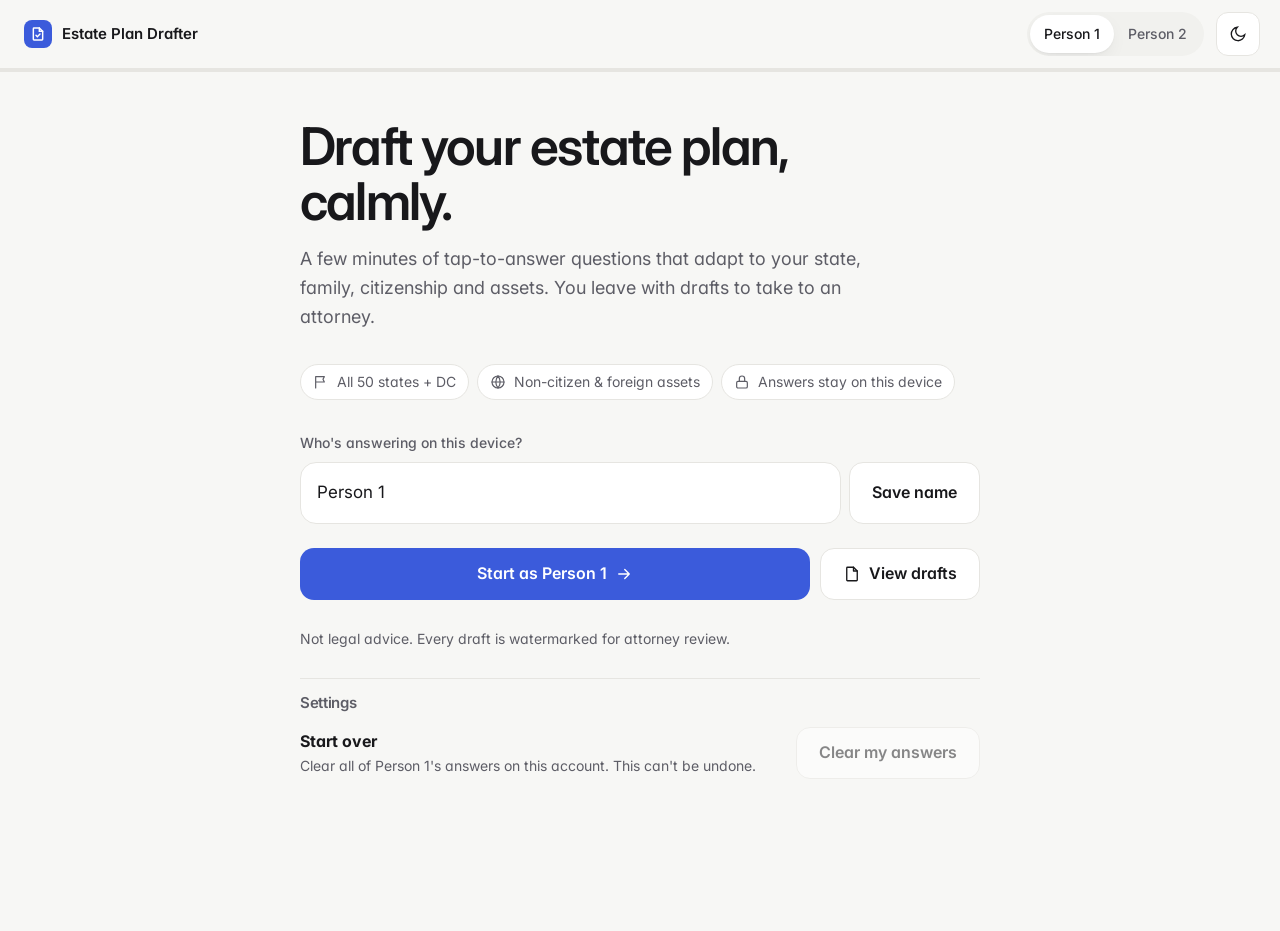
<file: index.html>
<!doctype html><html lang="en"><head><meta charset="utf-8"><meta name="viewport" content="width=device-width,initial-scale=1,viewport-fit=cover">
<title>Estate Plan Drafter (preview)</title><link rel="icon" href="data:,"><meta name="robots" content="noindex">
<link href="https://fonts.googleapis.com/css2?family=Inter:wght@400;500;600&display=swap" rel="stylesheet"><link rel="stylesheet" href="style.css"></head><body>
<header class="top"><button class="brand" id="homeBtn" aria-label="Home"><span class="logo"><svg width="16" height="16" viewBox="0 0 24 24" fill="none" stroke="currentColor" stroke-width="2.2" stroke-linecap="round"><path d="M14 3H6a1 1 0 0 0-1 1v16a1 1 0 0 0 1 1h12a1 1 0 0 0 1-1V8z"/><path d="M14 3v5h5M9 14l2 2 4-4"/></svg></span><span>Estate Plan Drafter</span></button><div class="who" id="who" aria-label="Who is answering"></div><button class="icon-btn" id="theme" aria-label="Toggle dark mode"><svg width="18" height="18" viewBox="0 0 24 24" fill="none" stroke="currentColor" stroke-width="1.8"><path d="M21 13A9 9 0 1 1 11 3a7 7 0 0 0 10 10z"/></svg></button></header>
<div class="bar"><div id="barFill"></div></div><main id="app"></main>
<script src="js/storage.js"></script><script src="js/flow.js"></script><script src="js/templates.js"></script><script src="js/app.js"></script></body></html>
</file>
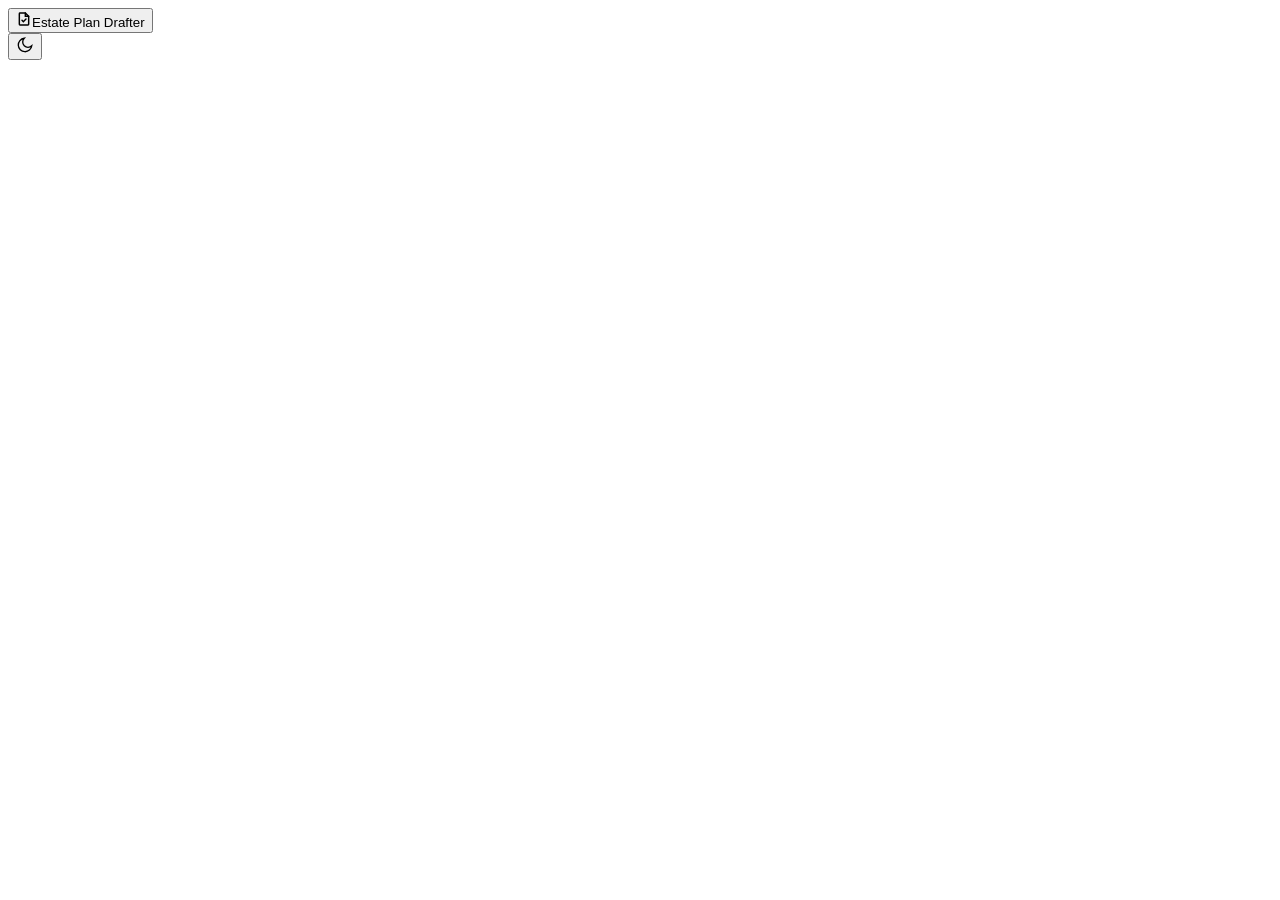
<file: apps-script/Index.html>
<!doctype html><html lang="en"><head><meta charset="utf-8"><meta name="viewport" content="width=device-width,initial-scale=1,viewport-fit=cover">
<title>Estate Plan Drafter (preview)</title><link rel="icon" href="data:,"><meta name="robots" content="noindex">
<link href="https://fonts.googleapis.com/css2?family=Inter:wght@400;500;600&display=swap" rel="stylesheet"><?!= include('Styles') ?></head><body>
<header class="top"><button class="brand" id="homeBtn" aria-label="Home"><span class="logo"><svg width="16" height="16" viewBox="0 0 24 24" fill="none" stroke="currentColor" stroke-width="2.2" stroke-linecap="round"><path d="M14 3H6a1 1 0 0 0-1 1v16a1 1 0 0 0 1 1h12a1 1 0 0 0 1-1V8z"/><path d="M14 3v5h5M9 14l2 2 4-4"/></svg></span><span>Estate Plan Drafter</span></button><div class="who" id="who" aria-label="Who is answering"></div><button class="icon-btn" id="theme" aria-label="Toggle dark mode"><svg width="18" height="18" viewBox="0 0 24 24" fill="none" stroke="currentColor" stroke-width="1.8"><path d="M21 13A9 9 0 1 1 11 3a7 7 0 0 0 10 10z"/></svg></button></header>
<div class="bar"><div id="barFill"></div></div><main id="app"></main>
<?!= include('Data') ?><?!= include('Storage') ?><?!= include('Flow') ?><?!= include('Templates') ?><?!= include('App') ?></body></html>
</file>
<file: style.css>
:root{color-scheme:light dark;--bg:#f7f7f5;--surface:#ffffff;--surface2:#f1f1ee;--ink:#18181b;--mute:#5d5d66;--line:#e6e5e1;--acc:#3b5bdb;--acc-ink:#fff;--acc-soft:#eef1fd;--warm:#9a5b13;--warm-soft:#fbf3e7;--r:16px;--sh:0 1px 2px rgba(24,24,27,.04),0 6px 20px -6px rgba(24,24,27,.10);--ease:cubic-bezier(.2,.7,.2,1)}
@media (prefers-color-scheme:dark){:root{--bg:#0f1013;--surface:#17181c;--surface2:#1e2025;--ink:#ececef;--mute:#a0a1aa;--line:#2a2c33;--acc:#7b93ff;--acc-ink:#0f1013;--acc-soft:#1c2340;--warm:#f0b46a;--warm-soft:#2a2118;--sh:0 1px 2px rgba(0,0,0,.3),0 10px 30px -10px rgba(0,0,0,.6)}}
:root[data-theme=light]{color-scheme:light}:root[data-theme=dark]{color-scheme:dark;--bg:#0f1013;--surface:#17181c;--surface2:#1e2025;--ink:#ececef;--mute:#a0a1aa;--line:#2a2c33;--acc:#7b93ff;--acc-ink:#0f1013;--acc-soft:#1c2340;--warm:#f0b46a;--warm-soft:#2a2118;--sh:0 1px 2px rgba(0,0,0,.3),0 10px 30px -10px rgba(0,0,0,.6)}
*{box-sizing:border-box}body{margin:0;background:var(--bg);color:var(--ink);font:16px/1.6 Inter,system-ui,sans-serif;-webkit-font-smoothing:antialiased;min-height:100dvh;font-feature-settings:"cv11","ss01"}
::selection{background:var(--acc-soft)}button{font:inherit;color:inherit;cursor:pointer}
:focus-visible{outline:2px solid var(--acc);outline-offset:3px;border-radius:12px}
h1,h2,h3{margin:0;letter-spacing:-.022em;font-weight:600}
.top{position:sticky;top:0;z-index:5;display:flex;align-items:center;gap:12px;padding:12px 20px;background:color-mix(in srgb,var(--bg) 85%,transparent);backdrop-filter:saturate(1.4) blur(12px);border-bottom:1px solid var(--line)}
.brand{display:flex;gap:10px;align-items:center;border:0;background:none;font-weight:600;font-size:15px;min-height:44px;padding:0 4px;margin-right:auto}
.brand .logo{width:28px;height:28px;border-radius:8px;background:var(--acc);color:var(--acc-ink);display:grid;place-items:center}
.who{display:flex;background:var(--surface2);border-radius:999px;padding:3px}
.who button{border:0;background:none;border-radius:999px;padding:6px 14px;min-height:38px;font-size:14px;font-weight:500;color:var(--mute);transition:.2s var(--ease)}
.who button[aria-selected=true]{background:var(--surface);color:var(--ink);box-shadow:var(--sh)}
.icon-btn{border:1px solid var(--line);background:var(--surface);border-radius:12px;width:44px;height:44px;display:grid;place-items:center}
.bar{height:3px;background:var(--line)}#barFill{height:100%;width:0;background:var(--acc);border-radius:0 3px 3px 0;transition:width .5s var(--ease)}
main{max-width:720px;margin:0 auto;padding:48px 20px 140px}
.hero h1{font-size:clamp(34px,6vw,52px);line-height:1.05;letter-spacing:-.035em;margin-bottom:16px}
.lead{color:var(--mute);font-size:18px;max-width:52ch;margin:0 0 32px}
.feat{display:flex;flex-wrap:wrap;gap:8px;margin:0 0 32px;padding:0;list-style:none}.feat li{display:flex;gap:8px;align-items:center;font-size:14px;color:var(--mute);background:var(--surface);border:1px solid var(--line);border-radius:999px;padding:6px 12px}
.card{background:var(--surface);border:1px solid var(--line);border-radius:24px;box-shadow:var(--sh);padding:32px 28px}
.meta{display:flex;justify-content:space-between;font-size:13px;color:var(--mute);margin-bottom:20px;font-variant-numeric:tabular-nums}.meta b{color:var(--acc);font-weight:600}
.q{font-size:clamp(24px,4.2vw,32px);line-height:1.2;margin-bottom:14px}
.why{display:flex;gap:10px;color:var(--mute);font-size:15px;margin:0 0 28px;max-width:60ch}.why svg{flex:none;margin-top:3px;color:var(--acc)}
.opts{display:grid;gap:10px;grid-template-columns:1fr}@media(min-width:620px){.opts{grid-template-columns:1fr 1fr}}
.opt{display:flex;align-items:center;gap:14px;text-align:left;min-height:64px;padding:14px 16px;border:1.5px solid var(--line);background:var(--surface);border-radius:var(--r);font-weight:500;transition:border-color .18s,background .18s,transform .12s var(--ease),box-shadow .18s}
.opt:hover{border-color:color-mix(in srgb,var(--acc) 45%,var(--line));box-shadow:var(--sh)}.opt:active{transform:scale(.985)}
.opt .ic{flex:none;width:36px;height:36px;border-radius:10px;background:var(--surface2);display:grid;place-items:center;color:var(--mute);transition:.18s}
.opt kbd{margin-left:auto;font:500 12px Inter;color:var(--mute);border:1px solid var(--line);border-radius:6px;padding:1px 6px}
.opt[aria-pressed=true]{border-color:var(--acc);background:var(--acc-soft)}.opt[aria-pressed=true] .ic{background:var(--acc);color:var(--acc-ink)}
input[type=text],select{width:100%;font:inherit;font-size:17px;padding:16px;border:1.5px solid var(--line);border-radius:var(--r);background:var(--surface);color:var(--ink);caret-color:var(--acc);transition:border-color .18s}
input:focus,select:focus{outline:none;border-color:var(--acc);box-shadow:0 0 0 4px var(--acc-soft)}
.actions{display:flex;flex-wrap:wrap;gap:10px;margin-top:20px}
.btn{border:0;border-radius:14px;min-height:52px;padding:0 22px;font-weight:600;background:var(--acc);color:var(--acc-ink);display:inline-flex;align-items:center;justify-content:center;gap:8px;transition:transform .12s var(--ease),filter .18s}
.btn:hover{filter:brightness(1.08)}.btn:active{transform:scale(.98)}.btn.ghost{background:var(--surface);color:var(--ink);border:1px solid var(--line)}.btn.grow{flex:1}
.hint{font-size:13px;color:var(--mute);margin-top:16px;text-align:center}.hint kbd{border:1px solid var(--line);border-radius:5px;padding:0 5px;font:inherit}
.notice{font-size:14px;color:var(--mute);margin-top:28px}
.tag{display:inline-block;font-size:12px;font-weight:600;background:var(--warm-soft);color:var(--warm);border-radius:999px;padding:3px 10px;margin-right:8px}
.flag{padding:14px 0;border-top:1px solid var(--line)}.flag:first-of-type{border:0}
.doc{background:var(--surface);border:1px solid var(--line);border-radius:20px;padding:28px;margin:16px 0;position:relative;overflow:hidden;box-shadow:var(--sh)}
.doc h2{font-size:22px;margin-bottom:8px}.doc h3{font-size:15px;margin:18px 0 4px}.doc p{margin:4px 0;max-width:65ch}
.doc::after{content:"DRAFT – for attorney review, not legal advice";position:absolute;left:-10%;right:-10%;top:45%;transform:rotate(-14deg);text-align:center;font:700 24px Inter;color:color-mix(in srgb,var(--warm) 18%,transparent);pointer-events:none}
.wm{font-size:12px;color:var(--warm);font-weight:600;letter-spacing:.02em}
.enter{animation:enter .38s var(--ease)}@keyframes enter{from{opacity:0;transform:translateY(10px)}}
.leave{animation:leave .16s ease-in forwards}@keyframes leave{to{opacity:0;transform:translateY(-6px)}}
@media (prefers-reduced-motion:reduce){*{animation:none!important;transition:none!important}}
@media (max-width:480px){main{padding-top:28px}.card{padding:24px 18px;border-radius:20px}.brand span{display:none}.opt kbd{display:none}}
@media print{.top,.bar,.actions,.hint{display:none!important}body{background:#fff;color:#000}.doc{box-shadow:none;break-inside:avoid}}
@media (max-width:480px){.hero .actions{flex-direction:column}.hero .btn{width:100%}.flag p{font-size:15px}}
.namer{margin:0 0 24px}.namer label{display:block;font-size:14px;font-weight:500;color:var(--mute);margin-bottom:8px}.namer div{display:flex;gap:8px}.namer input{flex:1;min-width:0}
#toast{position:fixed;left:50%;bottom:28px;transform:translate(-50%,16px);opacity:0;background:var(--ink);color:var(--bg);padding:12px 18px;border-radius:12px;transition:.25s var(--ease);pointer-events:none;z-index:9;max-width:90vw}#toast.on{opacity:1;transform:translate(-50%,0)}
.who{max-width:52vw;overflow-x:auto;scrollbar-width:none}.who button{white-space:nowrap}
.btn-group{display:grid;grid-template-columns:repeat(auto-fit,minmax(200px,1fr));gap:10px;margin-top:20px}.btn-group .btn{width:100%}
.btn[disabled]{opacity:.7;cursor:progress}.btn.danger{background:#c2352b;color:#fff}.danger-ghost{color:#c2352b}.danger-ghost[disabled]{opacity:.5;cursor:not-allowed}
@media (prefers-color-scheme:dark){.btn.danger{background:#e5675d;color:#0f1013}.danger-ghost{color:#f08a80}}:root[data-theme=dark] .danger-ghost{color:#f08a80}
.spin{width:16px;height:16px;border:2px solid currentColor;border-right-color:transparent;border-radius:50%;animation:spin .7s linear infinite}@keyframes spin{to{transform:rotate(1turn)}}
@media (prefers-reduced-motion:reduce){.spin{animation:spin 1.6s linear infinite!important}}
#toast{display:flex;align-items:center;gap:12px;pointer-events:auto;bottom:24px}#toast:not(.on){pointer-events:none}#toast a{color:inherit;font-weight:600;text-decoration:underline;text-underline-offset:3px;white-space:nowrap}#toast.err{background:#c2352b;color:#fff}
#toast .tx{border:0;background:none;color:inherit;opacity:.7;padding:4px;display:grid;place-items:center;min-width:32px;min-height:32px}
.settings{margin-top:28px;border-top:1px solid var(--line);padding-top:12px}.set-h{font-size:15px;color:var(--mute);font-weight:600}
.set-row{display:flex;gap:16px;align-items:center;justify-content:space-between;flex-wrap:wrap;padding:12px 0}.set-row small{display:block;color:var(--mute);font-size:14px}
.scrim{position:fixed;inset:0;background:rgba(15,16,19,.45);display:grid;place-items:center;padding:20px;z-index:20}
.dialog{background:var(--surface);border:1px solid var(--line);border-radius:20px;box-shadow:var(--sh);padding:24px;max-width:420px;width:100%}.dialog h2{font-size:20px;margin-bottom:8px}.dialog p{color:var(--mute);margin:0}.dialog .btn-group{grid-template-columns:1fr 1fr}
.todo ul{list-style:none;margin:0;padding:0}.todo h3{display:flex;align-items:center;gap:8px}.count{font-size:12px;background:var(--acc-soft);color:var(--acc);border-radius:999px;padding:2px 8px}
.link-row{display:flex;width:100%;justify-content:space-between;align-items:center;gap:12px;text-align:left;border:0;border-top:1px solid var(--line);background:none;padding:12px 2px;min-height:48px;color:var(--ink)}.link-row:hover{color:var(--acc)}.todo li:first-child .link-row{border-top:0}
.btn-group{grid-template-columns:1fr}@media(min-width:480px){.btn-group{grid-template-columns:1fr 1fr}.btn-group>.btn:first-child:nth-last-child(odd){grid-column:1/-1}}
.hero .namer .btn{width:auto;flex:none}
#toast{width:min(92vw,460px);flex-wrap:wrap;row-gap:6px}#toast span{flex:1 1 200px}
</file>
